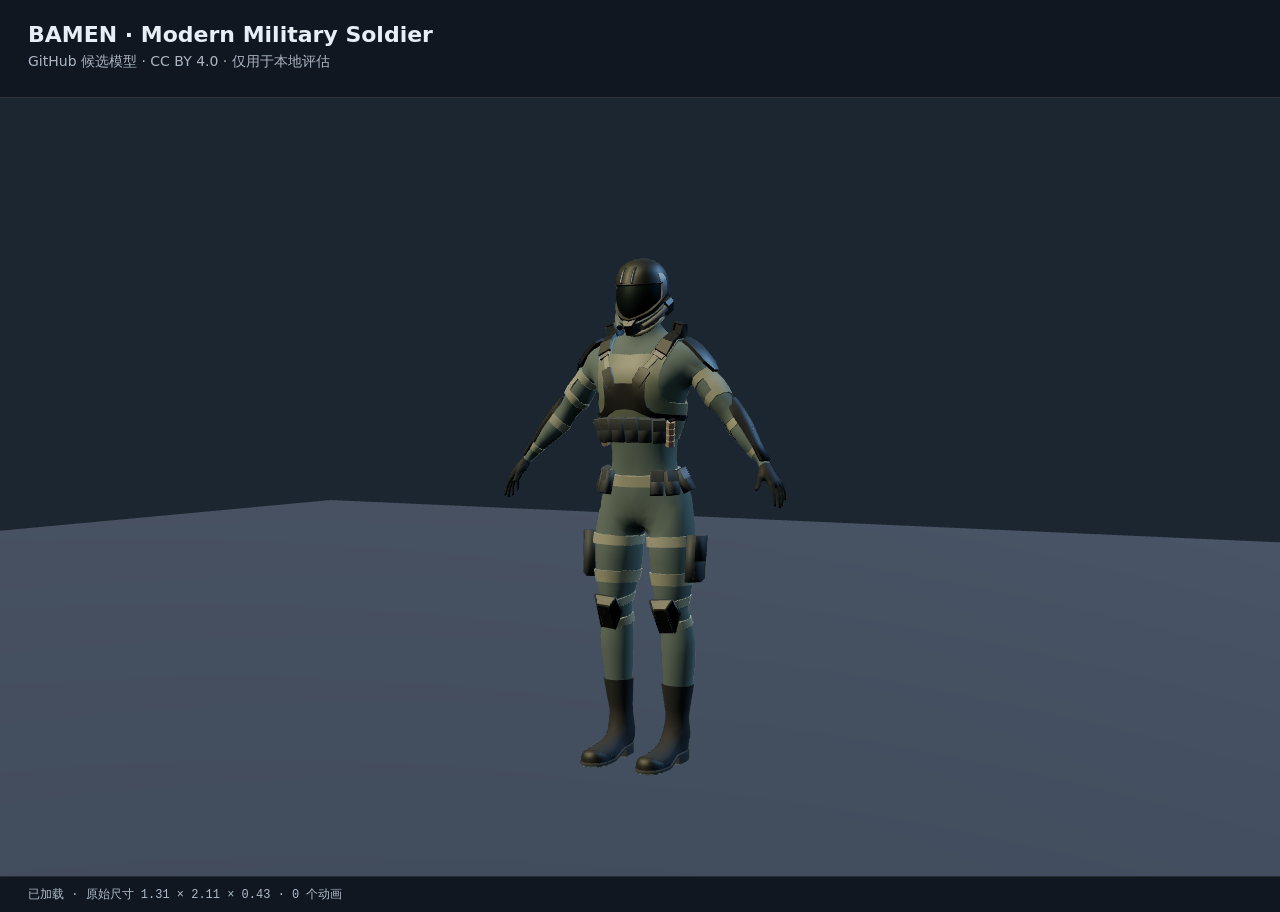
<file: tools/candidate-preview.html>
<!doctype html>
<html lang="zh-CN">
<head>
  <meta charset="utf-8"><meta name="viewport" content="width=device-width,initial-scale=1">
  <title>候选人物模型 · BAMEN</title>
  <style>
    *{box-sizing:border-box}body{margin:0;background:#101720;color:#e8eef5;font:14px system-ui,sans-serif}
    header{padding:22px 28px;border-bottom:1px solid #ffffff20}h1{margin:0 0 6px;font-size:22px}
    p{margin:4px 0;color:#aab7c4}main{height:calc(100vh - 122px);min-height:420px}canvas{display:block;width:100%;height:100%}
    footer{padding:9px 28px;border-top:1px solid #ffffff18;color:#aebccb;font:12px ui-monospace,monospace}
  </style>
  <script type="importmap">{"imports":{"three":"../vendor/three/build/three.module.js","three/addons/":"../vendor/three/examples/jsm/"}}</script>
</head>
<body>
  <header><h1>BAMEN · Modern Military Soldier</h1><p>GitHub 候选模型 · CC BY 4.0 · 仅用于本地评估</p></header>
  <main id="stage"></main><footer id="status">正在加载候选模型…</footer>
  <script type="module">
    import * as THREE from 'three';
    import { GLTFLoader } from 'three/addons/loaders/GLTFLoader.js';
    const host=document.querySelector('#stage'), status=document.querySelector('#status');
    const renderer=new THREE.WebGLRenderer({antialias:true}); renderer.setPixelRatio(Math.min(devicePixelRatio,2));
    renderer.toneMapping=THREE.ACESFilmicToneMapping; renderer.toneMappingExposure=1.1; host.append(renderer.domElement);
    const scene=new THREE.Scene(); scene.background=new THREE.Color(0x1b2631);
    scene.add(new THREE.HemisphereLight(0xdbe9ff,0x3e463f,2.2));
    const key=new THREE.DirectionalLight(0xffe1ba,3.5); key.position.set(-3,6,5); scene.add(key);
    const rim=new THREE.DirectionalLight(0x9fc8ff,2.3); rim.position.set(3,3,-4); scene.add(rim);
    const floor=new THREE.Mesh(new THREE.PlaneGeometry(20,20),new THREE.MeshStandardMaterial({color:0x303a44,roughness:1})); floor.rotation.x=-Math.PI/2; floor.position.y=-.01; scene.add(floor);
    const camera=new THREE.PerspectiveCamera(28,1,.01,50); camera.position.set(2.75,1.35,4.9); camera.lookAt(0,1.0,0);
    const resize=()=>{const r=host.getBoundingClientRect();renderer.setSize(r.width,r.height);camera.aspect=r.width/r.height;camera.updateProjectionMatrix()}; addEventListener('resize',resize); resize();
    const gltf=await new GLTFLoader().loadAsync('../models/bamen_military_soldier.glb'); const model=gltf.scene;
    model.updateMatrixWorld(true);
    const bounds=new THREE.Box3().setFromObject(model,true), size=bounds.getSize(new THREE.Vector3()), center=bounds.getCenter(new THREE.Vector3());
    const scale=1.82/size.y;
    model.scale.multiplyScalar(scale);
    model.position.set(-center.x*scale,-bounds.min.y*scale,-center.z*scale);
    model.traverse(o=>{if(o.isMesh){o.castShadow=true;o.receiveShadow=true;if(o.material){o.material.roughness=Math.max(.55,o.material.roughness??.8);}}}); scene.add(model);
    status.textContent=`已加载 · 原始尺寸 ${size.x.toFixed(2)} × ${size.y.toFixed(2)} × ${size.z.toFixed(2)} · ${gltf.animations.length} 个动画`;
    renderer.setAnimationLoop(()=>renderer.render(scene,camera));
  </script>
</body>
</html>
</file>
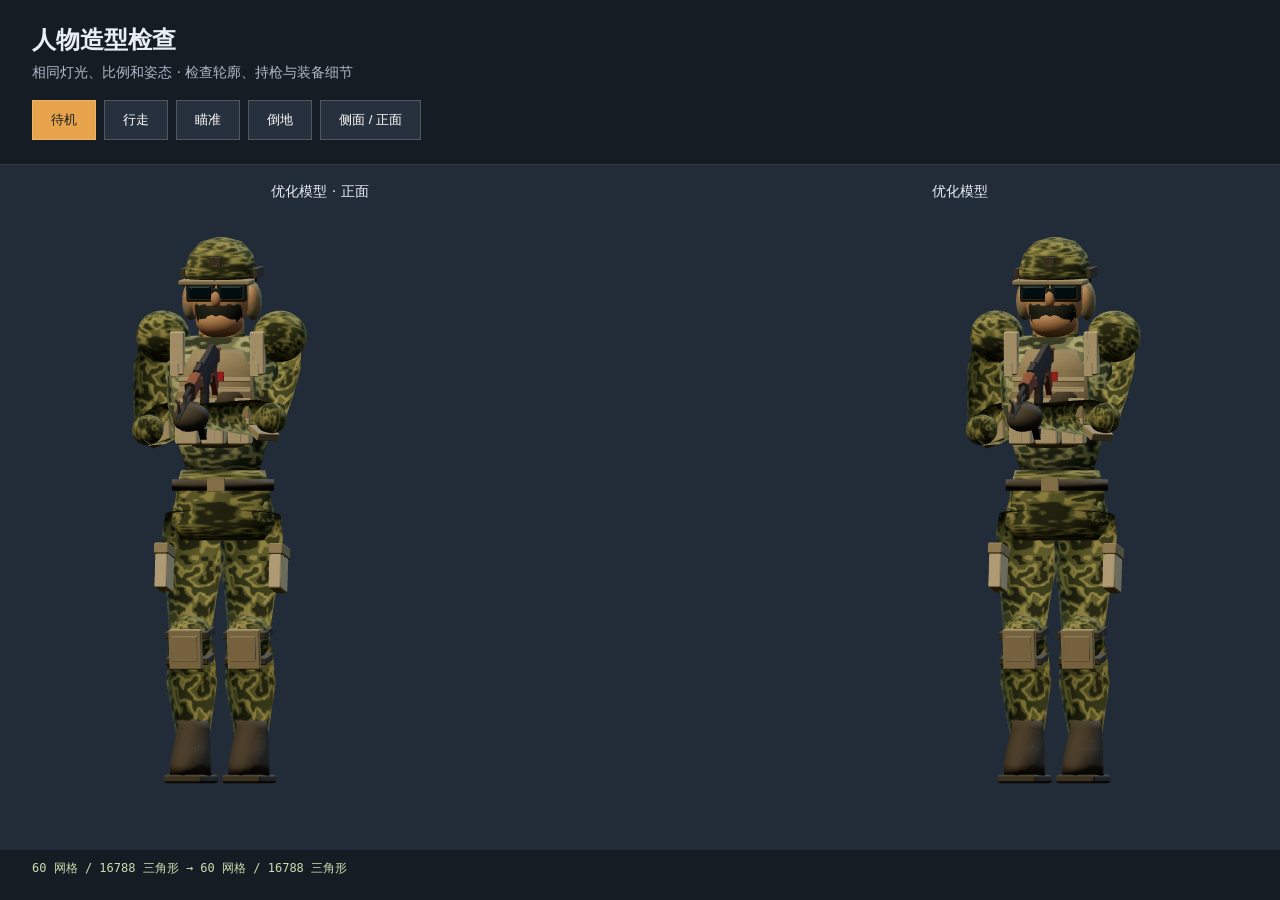
<file: tools/model-preview.html>
<!doctype html>
<html lang="zh-CN"><head><meta charset="utf-8"><meta name="viewport" content="width=device-width,initial-scale=1"><title>士兵模型 · 造型检查</title>
<style>
*{box-sizing:border-box}body{margin:0;background:#161c24;color:#e9eef4;font:14px system-ui}header{padding:24px 32px;border-bottom:1px solid #ffffff20}h1{margin:0 0 8px;font-size:24px}p{color:#aeb9c7;margin:8px 0}nav{display:flex;gap:8px;flex-wrap:wrap;margin-top:18px}button{padding:10px 18px;border:1px solid #ffffff30;background:#27313d;color:white;cursor:pointer}button[aria-pressed=true]{background:#e7a44b;color:#181d24}main{height:calc(100vh - 215px);min-height:400px;position:relative}canvas{display:block;width:100%;height:100%}.labels{position:absolute;inset:18px 0 auto;display:flex;text-align:center;pointer-events:none}.labels span{width:50%}footer{padding:10px 32px;font:12px monospace;color:#b5c5d4}#status{color:#c9dcae}
</style><script type="importmap">{"imports":{"three":"../vendor/three/build/three.module.js","three/addons/":"../vendor/three/examples/jsm/"}}</script></head><body>
<header><h1>人物造型检查</h1><p>相同灯光、比例和姿态 · 检查轮廓、持枪与装备细节</p><nav><button data-pose="idle" aria-pressed="true">待机</button><button data-pose="walk">行走</button><button data-pose="aim">瞄准</button><button data-pose="dead">倒地</button><button id="angle">侧面 / 正面</button></nav></header>
<main id="stage"><div class="labels"><span id="beforeLabel">原模型</span><span>优化模型</span></div></main><footer id="status">正在加载模型…</footer>
<script type="module" src="./model-preview.js"></script></body></html>
</file>
